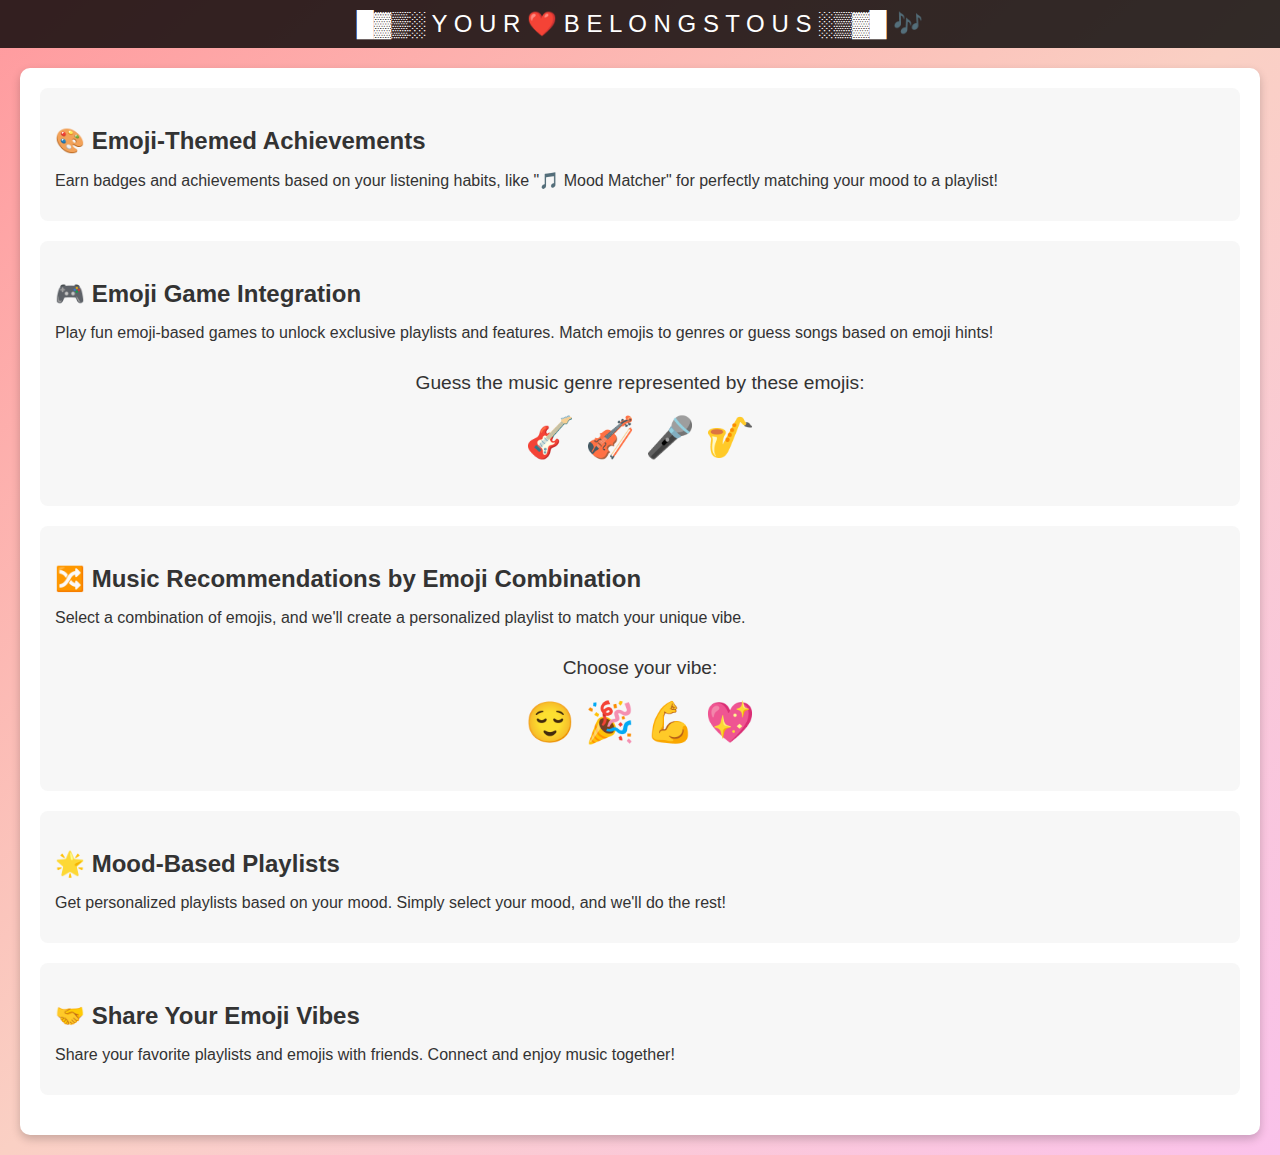
<file: features.html>
<!DOCTYPE html>
<html lang="en">
<head>
    <meta charset="UTF-8">
    <meta name="viewport" content="width=device-width, initial-scale=1.0">
    <title>█▓▒░ Y O U R ❤️ B E L O N G S T O U S ░▒▓█ 🎶
    </title>
    <style>
        body {
            margin: 0;
            font-family: Arial, sans-serif;
            background: linear-gradient(to bottom right, #ff9a9e, #fad0c4, #fbc2eb);
            color: #333;
        }

        header {
            background: rgba(0, 0, 0, 0.8);
            padding: 10px 20px;
            text-align: center;
            color: white;
            font-size: 1.5rem;
        }

        .features-container {
            max-width: 1200px;
            margin: 20px auto;
            padding: 20px;
            background: white;
            border-radius: 10px;
            box-shadow: 0px 4px 10px rgba(0, 0, 0, 0.2);
        }

        .feature {
            margin-bottom: 20px;
            padding: 15px;
            border-radius: 8px;
            background: #f7f7f7;
            transition: transform 0.3s, box-shadow 0.3s;
        }

        .feature:hover {
            transform: scale(1.02);
            box-shadow: 0px 4px 15px rgba(0, 0, 0, 0.2);
        }

        .feature h3 {
            display: flex;
            align-items: center;
            gap: 10px;
            font-size: 1.5rem;
            margin-bottom: 10px;
        }

        .emoji-container {
            text-align: center;
            margin: 30px 0;
        }

        .emoji-game {
            display: flex;
            justify-content: center;
            gap: 10px;
            flex-wrap: wrap;
        }

        .emoji {
            font-size: 2.5rem;
            cursor: pointer;
            transition: transform 0.3s;
        }

        .emoji:hover {
            transform: scale(1.3);
        }

        .emoji-instructions {
            font-size: 1.2rem;
            margin-bottom: 20px;
        }

        .play-button {
            padding: 10px 20px;
            font-size: 1rem;
            background: #3498db;
            color: white;
            border: none;
            border-radius: 5px;
            cursor: pointer;
            transition: background 0.3s;
        }

        .play-button:hover {
            background: #2980b9;
        }
    </style>
</head>
<body>
    <header>
        █▓▒░ Y O U R ❤️ B E L O N G S T O U S ░▒▓█ 🎶

    </header>

    <div class="features-container">
        <div class="feature">
            <h3>🎨 Emoji-Themed Achievements</h3>
            <p>Earn badges and achievements based on your listening habits, like "🎵 Mood Matcher" for perfectly matching your mood to a playlist!</p>
        </div>

        <div class="feature">
            <h3>🎮 Emoji Game Integration</h3>
            <p>Play fun emoji-based games to unlock exclusive playlists and features. Match emojis to genres or guess songs based on emoji hints!</p>

            <div class="emoji-container">
                <p class="emoji-instructions">Guess the music genre represented by these emojis:</p>
                <div class="emoji-game">
                    <span class="emoji" onclick="checkEmojiGenre('🎸')">🎸</span>
                    <span class="emoji" onclick="checkEmojiGenre('🎻')">🎻</span>
                    <span class="emoji" onclick="checkEmojiGenre('🎤')">🎤</span>
                    <span class="emoji" onclick="checkEmojiGenre('🎷')">🎷</span>
                </div>
            </div>
        </div>

        <div class="feature">
            <h3>🔀 Music Recommendations by Emoji Combination</h3>
            <p>Select a combination of emojis, and we'll create a personalized playlist to match your unique vibe.</p>
            <div class="emoji-container">
                <p class="emoji-instructions">Choose your vibe:</p>
                <div class="emoji-game">
                    <span class="emoji" onclick="generatePlaylist('😌')">😌</span>
                    <span class="emoji" onclick="generatePlaylist('🎉')">🎉</span>
                    <span class="emoji" onclick="generatePlaylist('💪')">💪</span>
                    <span class="emoji" onclick="generatePlaylist('💖')">💖</span>
                </div>
            </div>
        </div>

        <div class="feature">
            <h3>🌟 Mood-Based Playlists</h3>
            <p>Get personalized playlists based on your mood. Simply select your mood, and we'll do the rest!</p>
        </div>

        <div class="feature">
            <h3>🤝 Share Your Emoji Vibes</h3>
            <p>Share your favorite playlists and emojis with friends. Connect and enjoy music together!</p>
        </div>
    </div>

    <script>
        // Achievements tracking
        const achievements = {
            moodMatcher: false,
        };

        function unlockAchievement(achievement) {
            achievements[achievement] = true;
            localStorage.setItem("achievements", JSON.stringify(achievements));
            alert(`🎉 Achievement unlocked: ${achievement}!`);
        }

        // Emoji Game Integration
        const emojiGameGenres = {
            "🎸": "Rock",
            "🎻": "Classical",
            "🎤": "Pop",
            "🎷": "Jazz",
        };

        function checkEmojiGenre(emoji) {
            const genre = emojiGameGenres[emoji];
            if (genre) {
                alert(`Correct! ${emoji} represents ${genre}!`);
                unlockAchievement("moodMatcher");
            } else {
                alert("Try again!");
            }
        }

        // Music Recommendations by Emoji Combination
        const emojiPlaylists = {
            "😌": "Chill Vibes 🎶",
            "🎉": "Party Time 🎉",
            "💪": "Workout Beats 💪",
            "💖": "Love Songs 💖",
        };

        function generatePlaylist(emoji) {
            const playlist = emojiPlaylists[emoji];
            if (playlist) {
                alert(`Playlist created: ${playlist}`);
            } else {
                alert("No playlist found for this emoji!");
            }
        }
    </script>
</body>
</html>
</file>
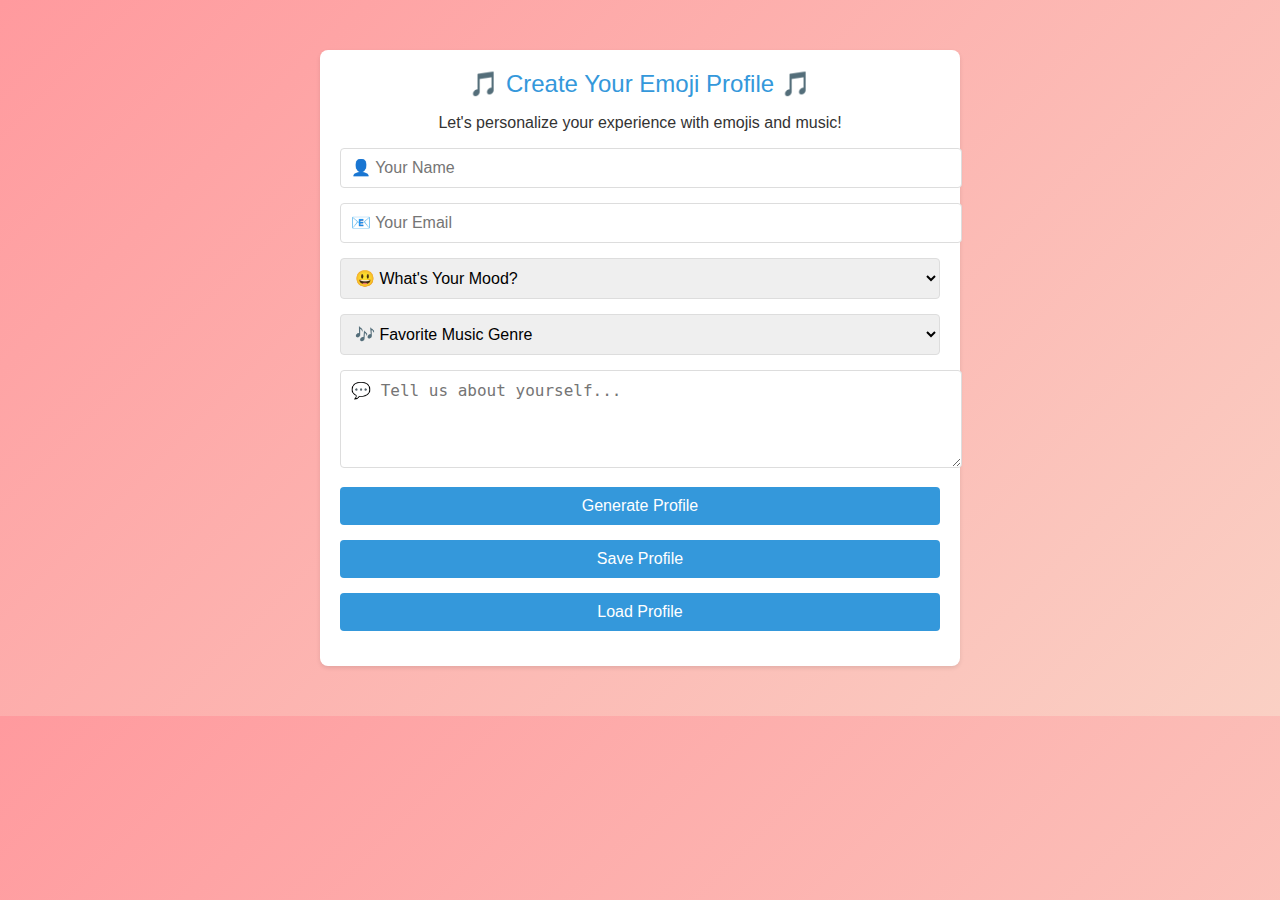
<file: userprofile.html>
<!DOCTYPE html>
<html lang="en">
<head>
    <meta charset="UTF-8">
    <meta name="viewport" content="width=device-width, initial-scale=1.0">
    <title>User Profile</title>
    <style>
        body {
            font-family: Arial, sans-serif;
            background: linear-gradient(135deg, #ff9a9e, #fad0c4);
            color: #333;
            margin: 0;
            text-align: center;
        }

        .profile-container {
            max-width: 600px;
            margin: 50px auto;
            padding: 20px;
            background: #fff;
            border-radius: 8px;
            box-shadow: 0px 2px 4px rgba(0, 0, 0, 0.1);
        }

        .profile-header {
            font-size: 1.5rem;
            margin-bottom: 15px;
            color: #3498db;
        }

        .profile-form input,
        .profile-form select,
        .profile-form textarea,
        .profile-form button {
            width: 100%;
            padding: 10px;
            margin-bottom: 15px;
            border: 1px solid #ddd;
            border-radius: 4px;
            font-size: 1rem;
        }

        .profile-form button {
            background-color: #3498db;
            color: white;
            cursor: pointer;
            border: none;
        }

        .profile-form button:hover {
            background-color: #2980b9;
        }

        .output-container {
            margin-top: 20px;
            padding: 10px;
            background: #f9f9f9;
            border-radius: 8px;
            box-shadow: 0px 2px 4px rgba(0, 0, 0, 0.1);
        }
    </style>
</head>
<body>
    <div class="profile-container">
        <div class="profile-header">
            🎵 Create Your Emoji Profile 🎵
        </div>
        <p>Let's personalize your experience with emojis and music!</p>
        <form id="profileForm" class="profile-form">
            <input type="text" name="name" id="name" placeholder="👤 Your Name" required>
            <input type="email" name="email" id="email" placeholder="📧 Your Email" required>
            <select name="mood" id="mood" required>
                <option value="">😃 What's Your Mood?</option>
                <option value="Happy">😊 Happy</option>
                <option value="Sad">😢 Sad</option>
                <option value="Energetic">💪 Energetic</option>
                <option value="Relaxed">😌 Relaxed</option>
            </select>
            <select name="music" id="music" required>
                <option value="">🎶 Favorite Music Genre</option>
                <option value="Pop">🎤 Pop</option>
                <option value="Rock">🎸 Rock</option>
                <option value="Jazz">🎷 Jazz</option>
                <option value="Sad"> 😢 Sad</option>
                <option value="Classical">🎻 Classical</option>
            </select>
            <textarea name="about" id="about" rows="4" placeholder="💬 Tell us about yourself..."></textarea>
            <button type="button" onclick="generateProfile()">Generate Profile</button>
            <button type="button" onclick="saveUserInfo()">Save Profile</button>
            <button type="button" onclick="loadUserInfo()">Load Profile</button>
        </form>

        <div id="output" class="output-container" style="display: none;">
            <h3>🎉 Your Profile 🎉</h3>
            <p><strong>Name:</strong> <span id="outputName"></span></p>
            <p><strong>Email:</strong> <span id="outputEmail"></span></p>
            <p><strong>Mood:</strong> <span id="outputMood"></span></p>
            <p><strong>Favorite Music:</strong> <span id="outputMusic"></span></p>
            <p><strong>About You:</strong> <span id="outputAbout"></span></p>
        </div>
    </div>

    <script>
        function generateProfile() {
            const name = document.getElementById("name").value;
            const email = document.getElementById("email").value;
            const mood = document.getElementById("mood").value;
            const music = document.getElementById("music").value;
            const about = document.getElementById("about").value;

            if (name && email && mood && music && about) {
                document.getElementById("outputName").innerText = name;
                document.getElementById("outputEmail").innerText = email;
                document.getElementById("outputMood").innerText = mood;
                document.getElementById("outputMusic").innerText = music;
                document.getElementById("outputAbout").innerText = about;

                document.getElementById("output").style.display = "block";
            } else {
                alert("Please fill out all fields to generate your profile!");
            }
        }

        function saveUserInfo() {
            const userInfo = {
                name: document.getElementById("name").value,
                email: document.getElementById("email").value,
                mood: document.getElementById("mood").value,
                music: document.getElementById("music").value,
                about: document.getElementById("about").value,
            };

            localStorage.setItem("userProfile", JSON.stringify(userInfo));
            alert("User information saved!");
        }

        function loadUserInfo() {
            const storedInfo = localStorage.getItem("userProfile");
            if (storedInfo) {
                const userInfo = JSON.parse(storedInfo);
                document.getElementById("name").value = userInfo.name;
                document.getElementById("email").value = userInfo.email;
                document.getElementById("mood").value = userInfo.mood;
                document.getElementById("music").value = userInfo.music;
                document.getElementById("about").value = userInfo.about;
                alert("User information loaded!");
            } else {
                alert("No user information found!");
            }
        }
    </script>
</body>
</html>
</file>
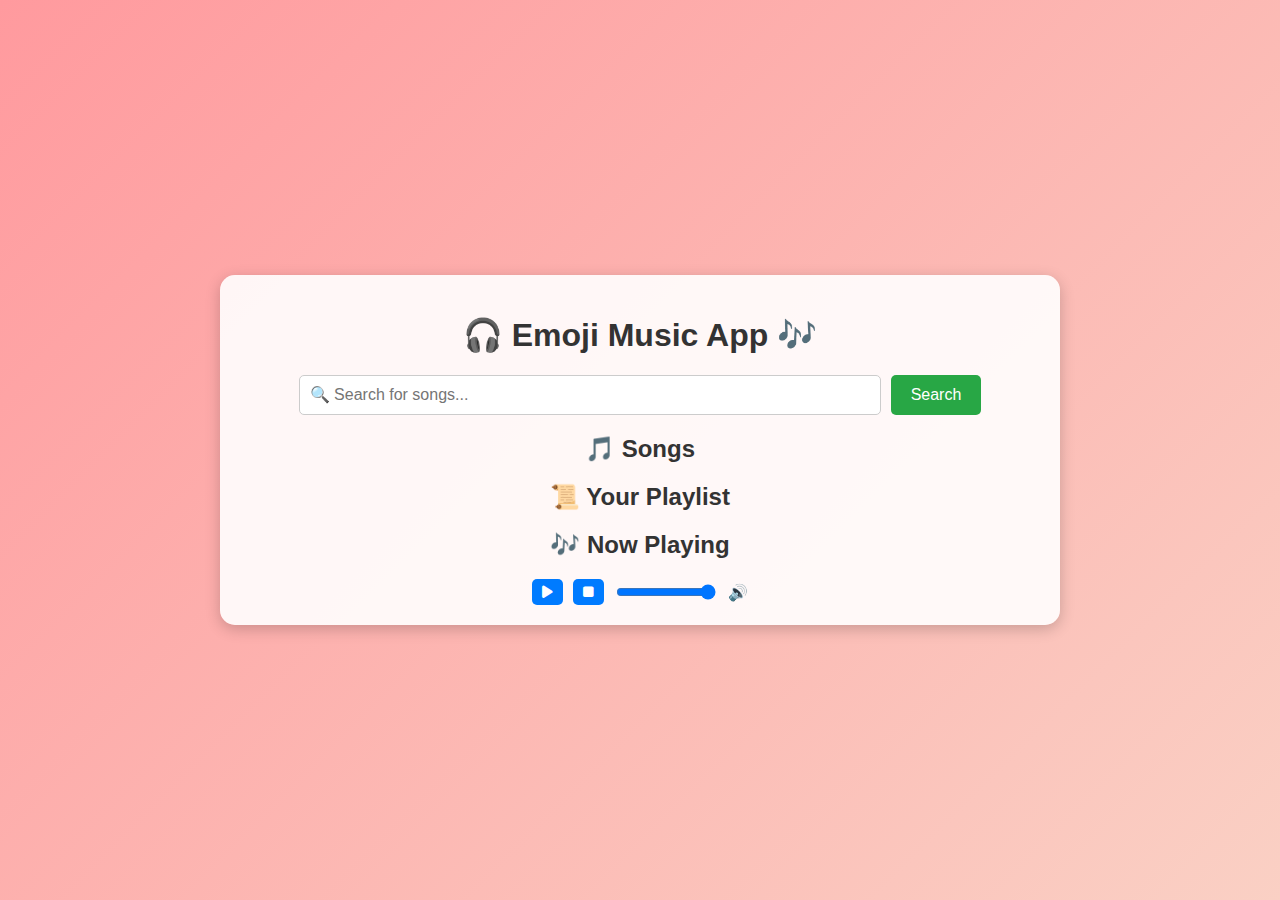
<file: PROJECT_FEB/playlistt.html>
<!DOCTYPE html>
<html lang="en">
<head>
    <meta charset="UTF-8">
    <meta name="viewport" content="width=device-width, initial-scale=1.0">
    <title>🎧 Emoji Music App 🎶</title>
    <link rel="stylesheet" href="styles.css">
    <link rel="stylesheet" href="https://cdnjs.cloudflare.com/ajax/libs/font-awesome/6.0.0/css/all.min.css">
</head>
<body>
    <div class="container">
        <h1>🎧 Emoji Music App 🎶</h1>
        <div class="search-section">
            <input type="text" id="searchInput" placeholder="🔍 Search for songs...">
            <button id="searchButton">Search</button>
        </div>
        <div class="song-list">
            <h2>🎵 Songs</h2>
            <ul id="songList"></ul>
        </div>
        <div class="playlist">
            <h2>📜 Your Playlist</h2>
            <ul id="playlist"></ul>
        </div>
        <div class="player-controls">
            <h2>🎶 Now Playing</h2>
            <div id="nowPlaying"></div>
            <div class="controls">
                <button id="playPauseBtn"><i class="fas fa-play"></i></button>
                <button id="stopBtn"><i class="fas fa-stop"></i></button>
                <input type="range" id="volumeControl" min="0" max="1" step="0.1" value="1">
                <span id="volumeIcon">🔊</span>
            </div>
        </div>
    </div>
    <script src="script.js"></script>
</body>
</html>
</file>
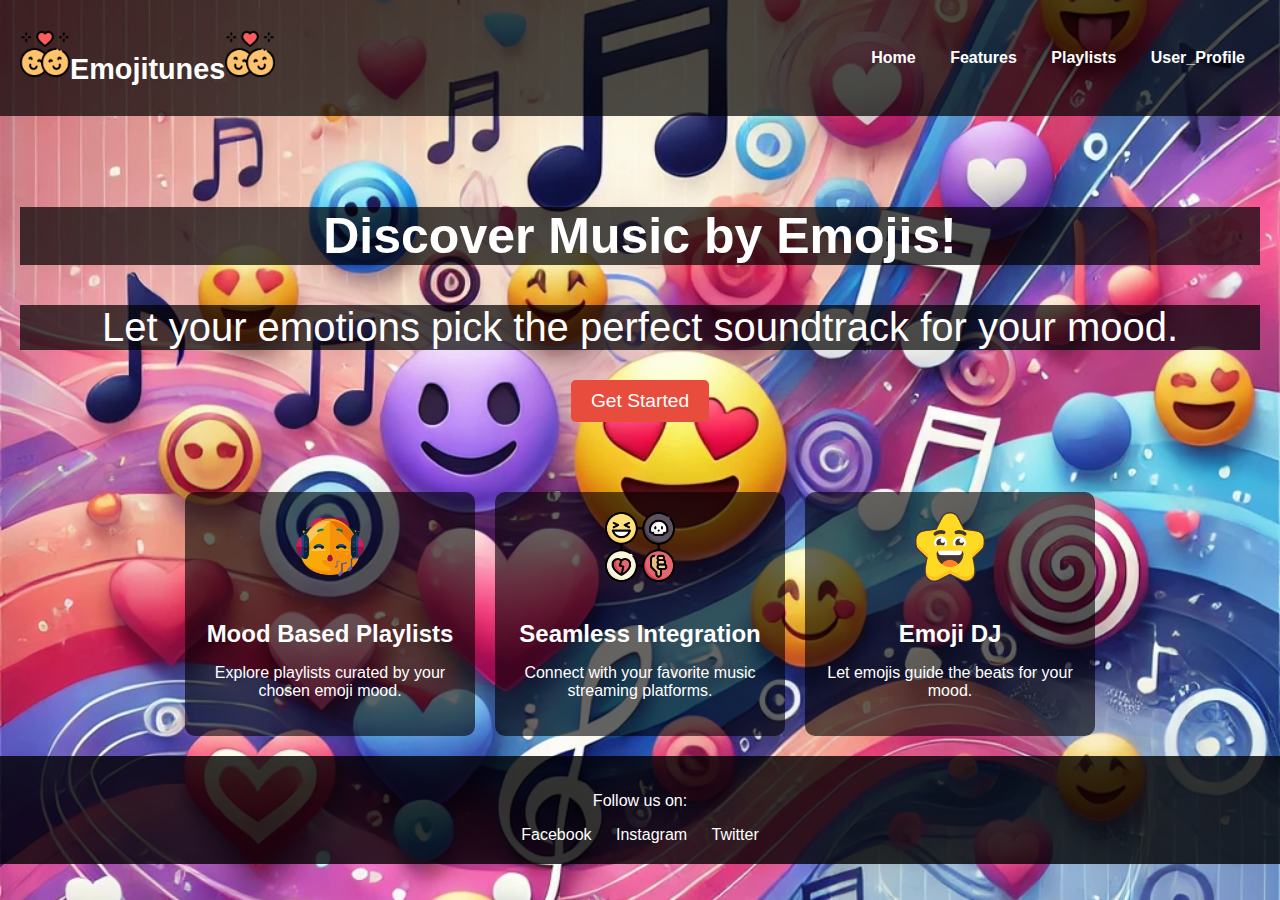
<file: PROJECT_FEB/PROJECT.html>
<!DOCTYPE html>
<html lang="en">
<head>
    <meta charset="UTF-8">
    <meta name="viewport" content="width=device-width, initial-scale=1.0">
    <title>Emoji Music App</title>
    <style>
        body {
            margin: 0;
            font-family: 'Arial', sans-serif;
            background: url('Images/emoji-bg.png') no-repeat center center fixed;
            background-size: cover;
            color: #fff;
            overflow-x: hidden;
        }
        .contact{
            /*background: linear-gradient(135deg , #1abc9c , #16a085);*/
            background: rgba(0, 0, 0, 0.7);
            color: #fff;
        }
        header {
            display: flex;
            justify-content: space-between;
            align-items: center;
            padding: 10px 20px;
            background: rgba(0, 0, 0, 0.7);
        }

        header h1 {
            font-size: 1.8rem;
        }

        header nav a {
            color: white;
            text-decoration: none;
            margin: 0 15px;
            font-weight: bold;
        }

        header nav a:hover {
            text-shadow: 0px 0px 8px #fff;
        }

        .hero {
            text-align: center;
            padding: 50px 20px;
            /*background: linear-gradient(135deg, #8e44ad, #3498db);*/
            background: transparent;
        }

        .hero h2 {
            font-size: 2.5rem;
            margin-bottom: 20px;
        }

        .hero p {
            font-size: 1.2rem;
            margin-bottom: 30px;
        }

        .hero button {
            background: #e74c3c;
            color: white;
            border: none;
            padding: 10px 20px;
            font-size: 1.2rem;
            cursor: pointer;
            border-radius: 5px;
        }

        .hero button:hover {
            background: #c0392b;
        }

        .features {
            display: flex;
            justify-content: center;
            flex-wrap: wrap;
            padding: 20px;
            gap: 20px;
        }

        .feature-card {
            background: rgba(0, 0, 0, 0.6);
            border-radius: 10px;
            padding: 20px;
            text-align: center;
            width: 250px;
        }

        .feature-card img {
            width: 70px;
            height: 70px;
            margin-bottom: 10px;
        }

        .feature-card h3 {
            font-size: 1.5rem;
            margin-bottom: 10px;
        }

        .feature-card p {
            font-size: 1rem;
        }

        .footer {
            text-align: center;
            padding: 20px;
            background: rgba(0, 0, 0, 0.8);
        }

        .footer a {
            color: white;
            text-decoration: none;
            margin: 0 10px;
        }

        .footer a:hover {
            text-shadow: 0px 0px 5px #fff;
        }

        .footer {
            text-align: center;
            padding: 20px;
            background: rgba(0, 0, 0, 0.8);
        }

        .footer a {
            color: white;
            text-decoration: none;
            margin: 0 10px;
        }
    </style>
</head>
<body>
    <header>
        <h1><img src="Images/happiness.png" style="height:50px;width:50px;">Emojitunes<img src="Images/happiness.png" style="height:50px;width:50px;"></h1>
        <nav>
            <a href="#">Home</a>
            <a href="features.html">Features</a>
            <a href="playlistt.html">Playlists</a>
            <a href="userprofile.html">User_Profile</a>
        </nav>
    </header>

    <div class="hero">
        <h2 style=" background: rgba(0, 0, 0, 0.7);;font-size: 50px;">Discover Music by Emojis!</h2>
        <p style=" background: rgba(0, 0, 0, 0.7);font-size: 40px;">Let your emotions pick the perfect soundtrack for your mood.</p>
        <button>Get Started</button>
    </div>

    <div id="features" class="features">
        <div class="feature-card">
            <img src="Images/music.png" alt="Mood Based Playlists">
            <h3>Mood Based Playlists</h3>
            <p>Explore playlists curated by your chosen emoji mood.</p>
        </div>
        <div class="feature-card">
            <img src="Images/emojis.png" alt="Seamless Integration">
            <h3>Seamless Integration</h3>
            <p>Connect with your favorite music streaming platforms.</p>
        </div>
        <div class="feature-card">
            <img src="Images/happy-face.png" alt="Emoji DJ">
            <h3>Emoji DJ</h3>
            <p>Let emojis guide the beats for your mood.</p>
        </div>
    </div>
    <footer class="footer">
        <p>Follow us on:</p>
        <a href="#">Facebook</a>
        <a href="#">Instagram</a>
        <a href="#">Twitter</a>
    </footer>
</body>
</html>
</file>
<file: PROJECT_FEB/styles.css>
/* styles.css */
body {
    font-family: 'Arial', sans-serif;
    background: linear-gradient(135deg, #ff9a9e, #fad0c4);
    color: #333;
    margin: 0;
    padding: 0;
    display: flex;
    justify-content: center;
    align-items: center;
    min-height: 100vh;
}

.container {
    max-width: 800px;
    width: 100%;
    background: rgba(255, 255, 255, 0.9);
    padding: 20px;
    border-radius: 15px;
    box-shadow: 0 4px 15px rgba(0, 0, 0, 0.2);
}

h1, h2 {
    text-align: center;
    color: #333;
}

.search-section {
    display: flex;
    justify-content: center;
    margin-bottom: 20px;
}

#searchInput {
    padding: 10px;
    width: 70%;
    border: 1px solid #ccc;
    border-radius: 5px;
    font-size: 16px;
}

#searchButton {
    padding: 10px 20px;
    margin-left: 10px;
    border: none;
    background-color: #28a745;
    color: white;
    border-radius: 5px;
    cursor: pointer;
    font-size: 16px;
}

#searchButton:hover {
    background-color: #218838;
}

.song-list, .playlist {
    margin-top: 20px;
}

ul {
    list-style-type: none;
    padding: 0;
}

li {
    padding: 10px;
    border-bottom: 1px solid #ccc;
    display: flex;
    justify-content: space-between;
    align-items: center;
    background: rgba(255, 255, 255, 0.8);
    margin-bottom: 10px;
    border-radius: 5px;
}

li:last-child {
    border-bottom: none;
}

button {
    padding: 5px 10px;
    border: none;
    background-color: #007bff;
    color: white;
    border-radius: 5px;
    cursor: pointer;
    font-size: 14px;
}

button:hover {
    background-color: #0056b3;
}

.player-controls {
    margin-top: 20px;
    text-align: center;
}

.controls {
    display: flex;
    justify-content: center;
    align-items: center;
    gap: 10px;
    margin-top: 10px;
}

#volumeControl {
    width: 100px;
}

#nowPlaying {
    font-size: 18px;
    font-weight: bold;
    margin-bottom: 10px;
}
</file>
